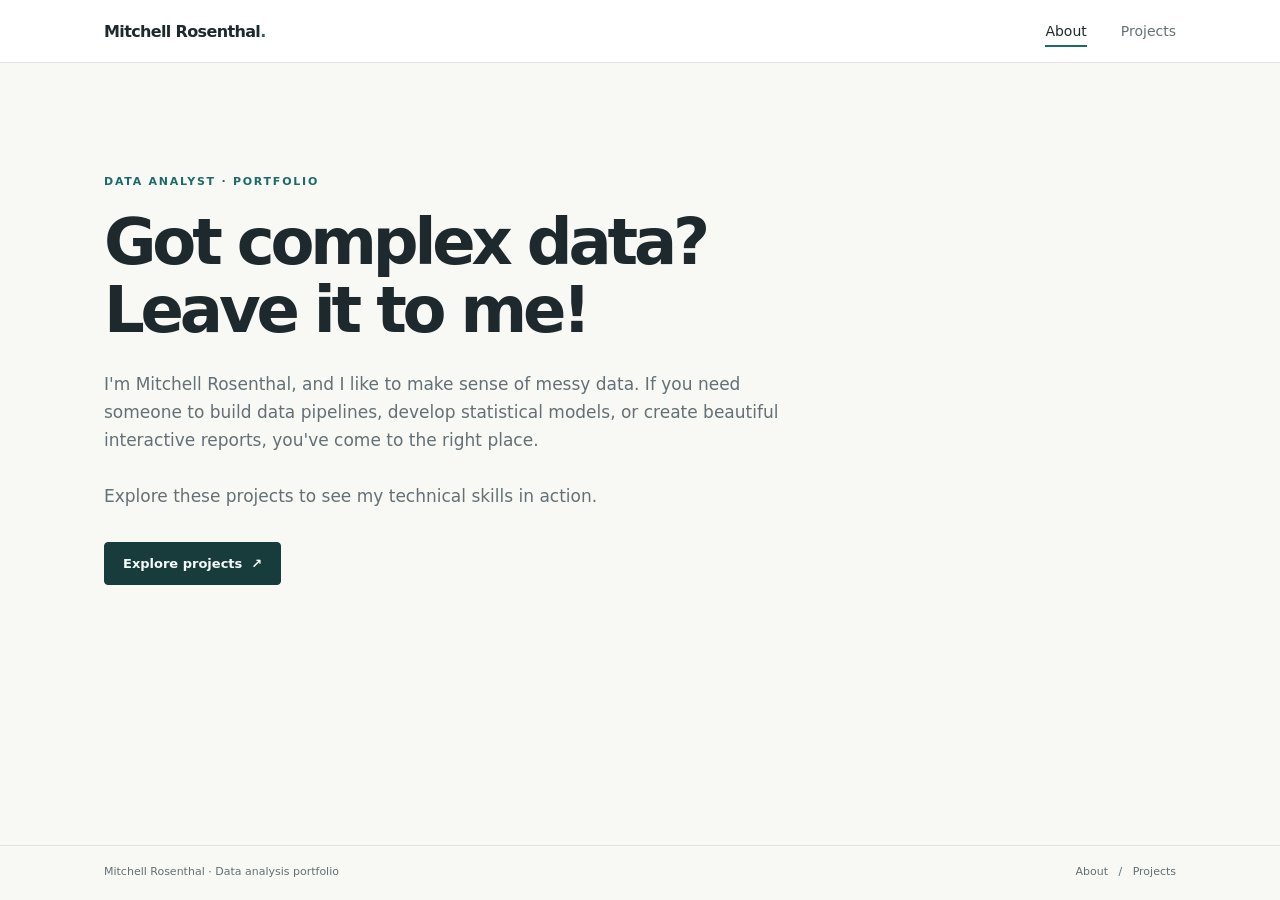
<file: index.html>
<!doctype html>
<html lang="en">
  <head>
    <meta charset="utf-8">
    <meta name="viewport" content="width=device-width, initial-scale=1">
    <title>About · Mitchell Rosenthal</title>
    <link rel="stylesheet" href="styles.css">
  </head>
  <body>
    <div id="portfolio-concept">
      <header>
        <div class="shell">
          <div class="brand">
            Mitchell Rosenthal<span style="color: var(--accent)">.</span>
          </div>
          <nav aria-label="Main navigation">
            <a href="index.html" class="active">About</a>
            <a href="projects.html">Projects</a>
          </nav>
        </div>
      </header>
      <main>
        <!-- About page -->
        <section class="shell about" data-screen="about">
          <div class="about-hero">
            <div>
              <div class="eyebrow">Data analyst · Portfolio</div>
              <h1>Got complex data? Leave it to me!</h1>
              <p>
                I'm Mitchell Rosenthal, and I like to make sense of messy data. If you need someone to build data pipelines, develop statistical models, or create beautiful interactive reports, you've come to the right place. 
                <br> 
                <br> 
                Explore these projects to see my technical skills in action.
              </p>
              <div class="actions">
                <a class="primary" href="projects.html">
                  Explore projects &nbsp;↗
                </a>
              </div>
            </div>
          </div>
        </section>
      </main>
      <footer>
        <div class="shell">
          <span>Mitchell Rosenthal · Data analysis portfolio</span>
          <span>About &nbsp; / &nbsp; Projects</span>
        </div>
      </footer>
    </div>
  </body>
</html>
</file>
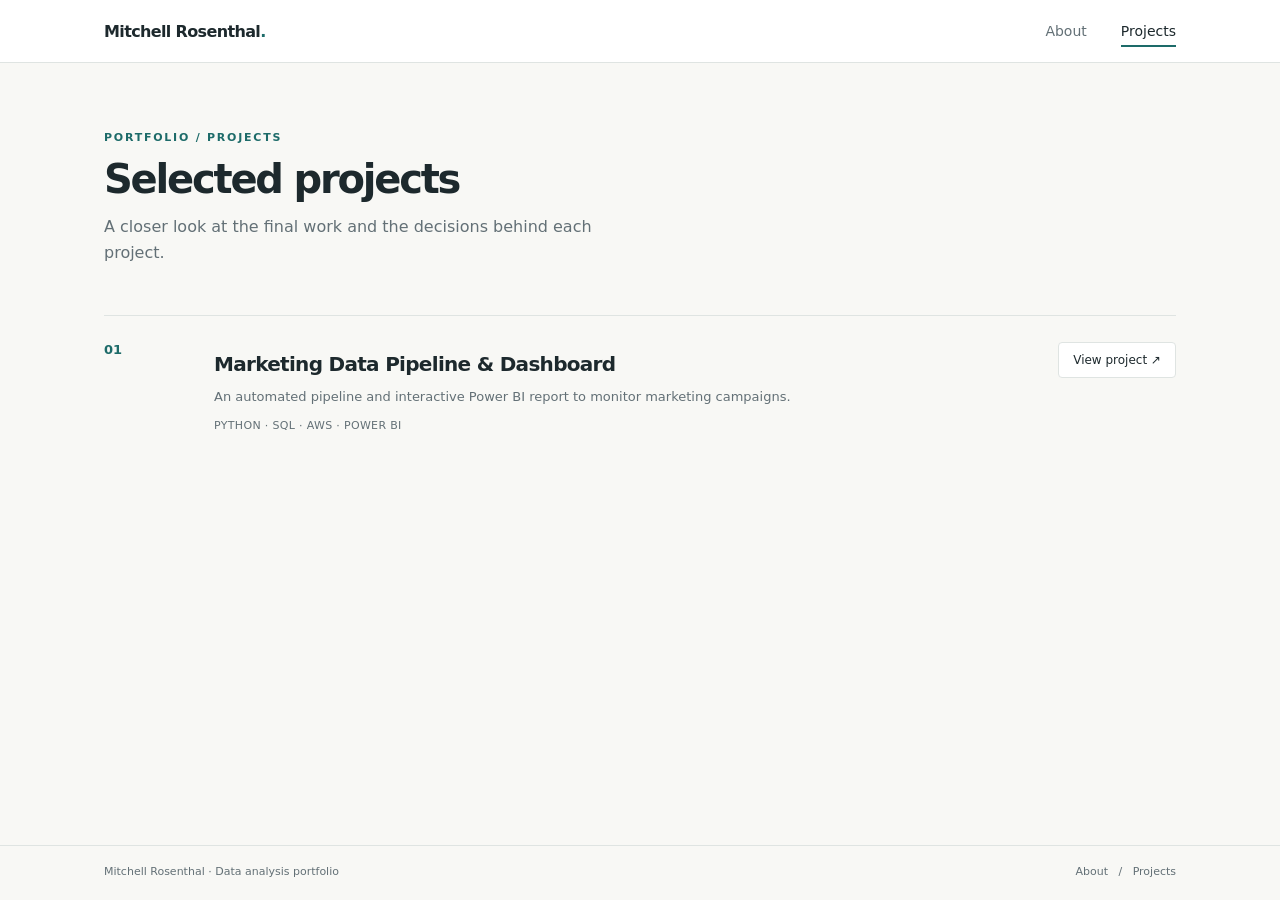
<file: project.html>
<!doctype html>
<html lang="en">
  <head>
    <meta charset="utf-8">
    <meta name="viewport" content="width=device-width, initial-scale=1">
    <title>Project · Mitchell Rosenthal</title>
    <link rel="stylesheet" href="styles.css">
  </head>
  <body>
    <div id="portfolio-concept">
      <header>
        <div class="shell">
          <div class="brand">
            Mitchell Rosenthal<span style="color: var(--accent)">.</span>
          </div>
          <nav aria-label="Main navigation">
            <a href="index.html">About</a>
            <a href="projects.html" class="active">Projects</a>
          </nav>
        </div>
      </header>
      <main>
        <!-- Project detail page: select a project using the URL query string -->
        <section class="shell detail">
          <a class="back" href="projects.html">
            ← All projects
          </a>

          <div class="detail-head">
            <div>
              <div class="eyebrow" id="pc-kicker">Project 01 / Marketing Data Pipeline & Dashboard</div>
              <h2 id="pc-title">Marketing Data Pipeline & Dashboard</h2>
              <p id="pc-subtitle">
                An automated pipeline and interactive Power BI report to monitor marketing campaigns.
              </p>
            </div>
            <div class="meta" id="pc-meta">Python · SQL · AWS · Power BI</div>
          </div>

          <div class="tabs" role="tablist" aria-label="Project content">
            <a
              class="active"
              role="tab"
              id="pc-final-tab"
              aria-controls="pc-final"
              aria-selected="true"
              href="#final-product"
            >
              Final Product
            </a>
            <a
              role="tab"
              id="pc-description-tab"
              aria-controls="pc-description"
              aria-selected="false"
              href="#description"
            >
              Description
            </a>
          </div>

          <div id="pc-final" role="tabpanel" aria-labelledby="pc-final-tab">
            <div class="embed-caption">
              <strong>Interactive dashboard</strong>
              <span>Power BI report</span>
            </div>
            <iframe
              class="embed-frame"
              id="pc-iframe"
              title="Marketing Analytics Power BI report"
              loading="lazy"
              allowfullscreen
            ></iframe>
          </div>

          <div
            id="pc-description"
            role="tabpanel"
            aria-labelledby="pc-description-tab"
            hidden
          >
            <!-- Filled from the matching file in descriptions/ -->
            <div class="desc" id="pc-description-content"></div>
          </div>
        </section>
      </main>
      <footer>
        <div class="shell">
          <span>Mitchell Rosenthal · Data analysis portfolio</span>
          <span>About &nbsp; / &nbsp; Projects</span>
        </div>
      </footer>
    </div>
    <script src="descriptions/marketing-analytics.js"></script>
    <script src="descriptions/project-02.js"></script>
    <script src="descriptions/project-03.js"></script>
    <script src="script.js"></script>
  </body>
</html>
</file>
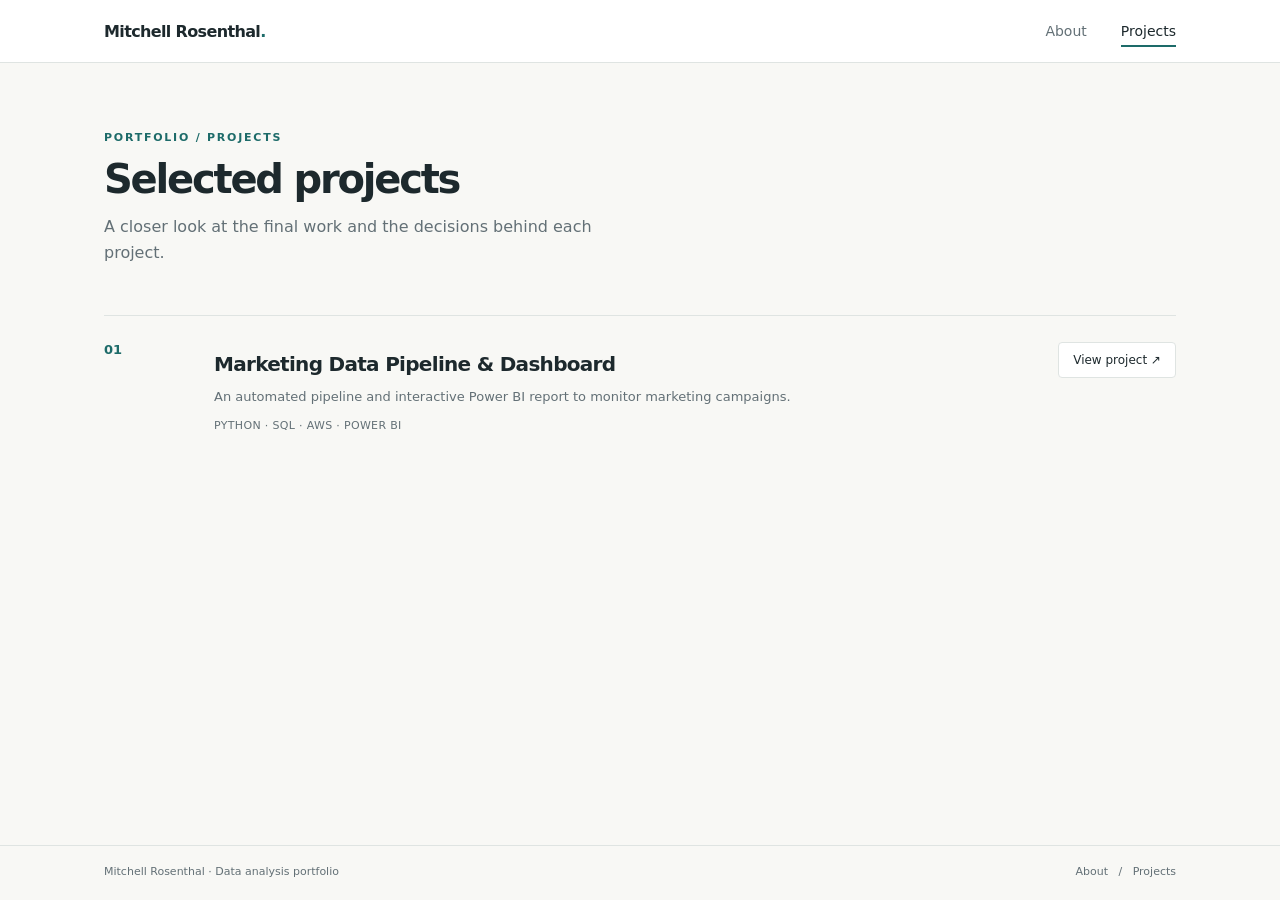
<file: projects.html>
<!doctype html>
<html lang="en">
  <head>
    <meta charset="utf-8">
    <meta name="viewport" content="width=device-width, initial-scale=1">
    <title>Projects · Mitchell Rosenthal</title>
    <link rel="stylesheet" href="styles.css">
  </head>
  <body>
    <div id="portfolio-concept">
      <header>
        <div class="shell">
          <div class="brand">
            Mitchell Rosenthal<span style="color: var(--accent)">.</span>
          </div>
          <nav aria-label="Main navigation">
            <a href="index.html">About</a>
            <a href="projects.html" class="active">Projects</a>
          </nav>
        </div>
      </header>
      <main>
        <!-- Projects listing -->
        <section class="shell projects-page">
          <div class="eyebrow">Portfolio / Projects</div>
          <h2>Selected projects</h2>
          <p class="intro">
            A closer look at the final work and the decisions behind each project.
          </p>

          <div class="project-card">
            <span class="number">01</span>
            <div>
              <h3>Marketing Data Pipeline & Dashboard</h3>
              <p>
                An automated pipeline and interactive Power BI report to monitor marketing campaigns.
              </p>
              <div class="tag">PYTHON · SQL · AWS · POWER BI</div>
            </div>
            <a href="project.html?project=marketing-analytics#final-product">View project ↗</a>
          </div>
<!-- 
          <div class="project-card">
            <span class="number">02</span>
            <div>
              <h3>Project 2</h3>
              <p>Coming soon.</p>
            </div>
            <a href="project.html?project=project-02#final-product">View project ↗</a>
          </div>

          <div class="project-card">
            <span class="number">03</span>
            <div>
              <h3>Project title</h3>
              <p>Add a concise summary of your third project here.</p>
            </div>
            <a href="project.html?project=project-03#final-product">View project ↗</a>
          </div> -->
        </section>
      </main>
      <footer>
        <div class="shell">
          <span>Mitchell Rosenthal · Data analysis portfolio</span>
          <span>About &nbsp; / &nbsp; Projects</span>
        </div>
      </footer>
    </div>
  </body>
</html>
</file>
<file: styles.css>
html { color-scheme: light dark; }
body { margin: 0; }
#portfolio-concept { --bg:light-dark(#f8f8f5,#15191c);--paper:light-dark(#fff,#20262a);--ink:light-dark(#1d292d,#f0f2f1);--muted:light-dark(#637076,#a5b1b5);--line:light-dark(#dfe4e2,#364146);--accent:light-dark(#1d6b69,#83d3ca);--soft:light-dark(#e9f2ef,#263b3b);--dark:light-dark(#183c3b,#193d3b);font-family:Inter,ui-sans-serif,system-ui,-apple-system,BlinkMacSystemFont,"Segoe UI",sans-serif;color:var(--ink);background:var(--bg);border:0;min-height:100vh;display:flex;flex-direction:column;}
    #portfolio-concept * {box-sizing:border-box}
    #portfolio-concept a {color:inherit;text-decoration:none}
    #portfolio-concept .shell {max-width:1120px;margin-inline:auto;padding-inline:24px}
    #portfolio-concept header {border-bottom:1px solid var(--line);background:var(--paper)}
    #portfolio-concept header .shell {height:62px;display:flex;align-items:center;justify-content:space-between;gap:24px}
    #portfolio-concept .brand {font-size:16px;letter-spacing:-.04em;font-weight:650;white-space:nowrap}
    #portfolio-concept nav {height:100%;display:flex;gap:34px;align-items:center}
    #portfolio-concept nav a {background:none;border:0;border-bottom:2px solid transparent;font-size:14px;color:var(--muted);padding:7px 0 6px}
    #portfolio-concept nav a.active {color:var(--ink);border-color:var(--accent)}
    #portfolio-concept main {flex:1;min-height:590px}
    #portfolio-concept .eyebrow {font-size:11px;font-weight:700;letter-spacing:.16em;text-transform:uppercase;color:var(--accent)}
    #portfolio-concept h1 {font-size:clamp(38px,5.6vw,64px);line-height:1.07;letter-spacing:-.065em;font-weight:600;margin:20px 0 25px;max-width:770px}
    #portfolio-concept h2 {font-size:clamp(28px,3.2vw,40px);line-height:1.15;letter-spacing:-.055em;font-weight:600;margin:12px 0}
    #portfolio-concept h3 {font-size:20px;letter-spacing:-.035em;font-weight:600;margin:10px 0}
    #portfolio-concept p {line-height:1.65;color:var(--muted);margin:0}
    #portfolio-concept .about-hero {padding:112px 0 130px}
    #portfolio-concept .about-hero p {font-size:17px;max-width:680px}
    #portfolio-concept .actions {display:flex;gap:15px;align-items:center;margin-top:32px;flex-wrap:wrap}
    #portfolio-concept .primary {display:inline-block;background:var(--dark);color:#f4fbf9;border:1px solid var(--dark);padding:13px 18px;border-radius:4px;font-size:13px;font-weight:600}
    #portfolio-concept .projects-page {padding-block:68px 90px}
    #portfolio-concept .projects-page .intro {max-width:520px;margin-bottom:48px}
    #portfolio-concept .project-card {border-top:1px solid var(--line);padding:26px 0;display:grid;grid-template-columns:90px 1fr auto;gap:20px;align-items:start}
    #portfolio-concept .project-card .number {color:var(--accent);font-size:13px;font-weight:600}
    #portfolio-concept .project-card p {font-size:13px;max-width:600px}
    #portfolio-concept .project-card .tag {font-size:11px;color:var(--muted);margin-top:12px;letter-spacing:.03em}
    #portfolio-concept .project-card a {border:1px solid var(--line);background:var(--paper);padding:10px 14px;border-radius:4px;font-size:12px;white-space:nowrap}
    #portfolio-concept .detail {max-width:1680px;padding-inline:0;padding-block:38px 76px}
    #portfolio-concept .back {display:block;width:100%;max-width:1120px;margin-inline:auto;text-align:left;border:0;background:none;color:var(--muted);font-size:12px;padding:0 24px 30px}
    #portfolio-concept .detail-head {max-width:1120px;margin-inline:auto;padding-inline:24px;display:flex;justify-content:space-between;align-items:end;gap:30px}
    #portfolio-concept .detail-head h2 {font-size:clamp(30px,4vw,44px);margin:9px 0 12px}
    #portfolio-concept .detail-head p {font-size:14px;max-width:610px}
    #portfolio-concept .detail-head .meta {font-size:12px;color:var(--muted);white-space:nowrap;padding-bottom:3px}
    #portfolio-concept .tabs {max-width:1120px;margin:34px auto 0;padding-inline:24px;display:flex;gap:30px;border-bottom:1px solid var(--line)}
    #portfolio-concept .tabs a {border:0;border-bottom:2px solid transparent;background:none;padding:0 0 14px;font-size:13px;color:var(--muted)}
    #portfolio-concept .tabs a.active {border-color:var(--accent);color:var(--ink);font-weight:650}
    #portfolio-concept #pc-final {padding-inline:24px}
    #portfolio-concept #pc-description {max-width:1120px;margin-inline:auto;padding-inline:24px}
    #portfolio-concept .embed-caption {display:flex;justify-content:space-between;gap:12px;align-items:center;margin:19px 0 12px;color:var(--muted);font-size:11px}
    #portfolio-concept .embed-caption strong {font-weight:600;color:var(--ink)}
    #portfolio-concept .embed-frame {width:100%;height:calc((100vw - 48px) * 9 / 16 + 56px);max-height:974px;border:1px solid var(--line);background:#111d2e;display:block}
    #portfolio-concept .desc {max-width:760px;padding:37px 0 10px}
    #portfolio-concept .desc h3 {font-size:24px;margin-bottom:14px}
    #portfolio-concept .desc p {font-size:15px;margin-bottom:21px}
    #portfolio-concept .desc ul, #portfolio-concept .desc ol {color:var(--muted);font-size:15px;line-height:1.65;margin:0 0 21px;padding-left:24px}
    #portfolio-concept .desc li + li {margin-top:8px}
    #portfolio-concept .desc a {
        text-decoration: underline;
        text-decoration-color: var(--accent);
        text-underline-offset: 3px;
        text-decoration-thickness: 2px;
    }
    #portfolio-concept .desc dl {display:grid;grid-template-columns:145px 1fr;gap:13px 20px;border-top:1px solid var(--line);padding-top:22px;margin:25px 0}
    #portfolio-concept .desc dt {color:var(--muted);font-size:12px}
    #portfolio-concept .desc dd {margin:0;font-size:13px}
    #portfolio-concept footer {border-top:1px solid var(--line);padding:19px 0 22px;color:var(--muted);font-size:11px}
    #portfolio-concept footer .shell {display:flex;justify-content:space-between}
    #portfolio-concept [hidden] {display:none!important}
    @media(max-width:700px) {#portfolio-concept .shell{padding-inline:22px}#portfolio-concept header .shell{height:56px}#portfolio-concept nav{gap:21px}#portfolio-concept .about-hero{padding:72px 0 95px}#portfolio-concept .project-card{grid-template-columns:38px 1fr}#portfolio-concept .project-card a{grid-column:2;justify-self:start}#portfolio-concept .back{padding-inline:22px}#portfolio-concept .detail-head{display:block;padding-inline:22px}#portfolio-concept .tabs{padding-inline:22px}#portfolio-concept #pc-final{padding-inline:22px}#portfolio-concept #pc-description{padding-inline:22px}#portfolio-concept .detail-head .meta{padding-top:18px}#portfolio-concept .embed-frame{height:calc((100vw - 44px) * 9 / 16 + 56px);min-height:310px}}

@media (min-width: 1680px) { #portfolio-concept .embed-frame { height: 974px; } }
</file>
